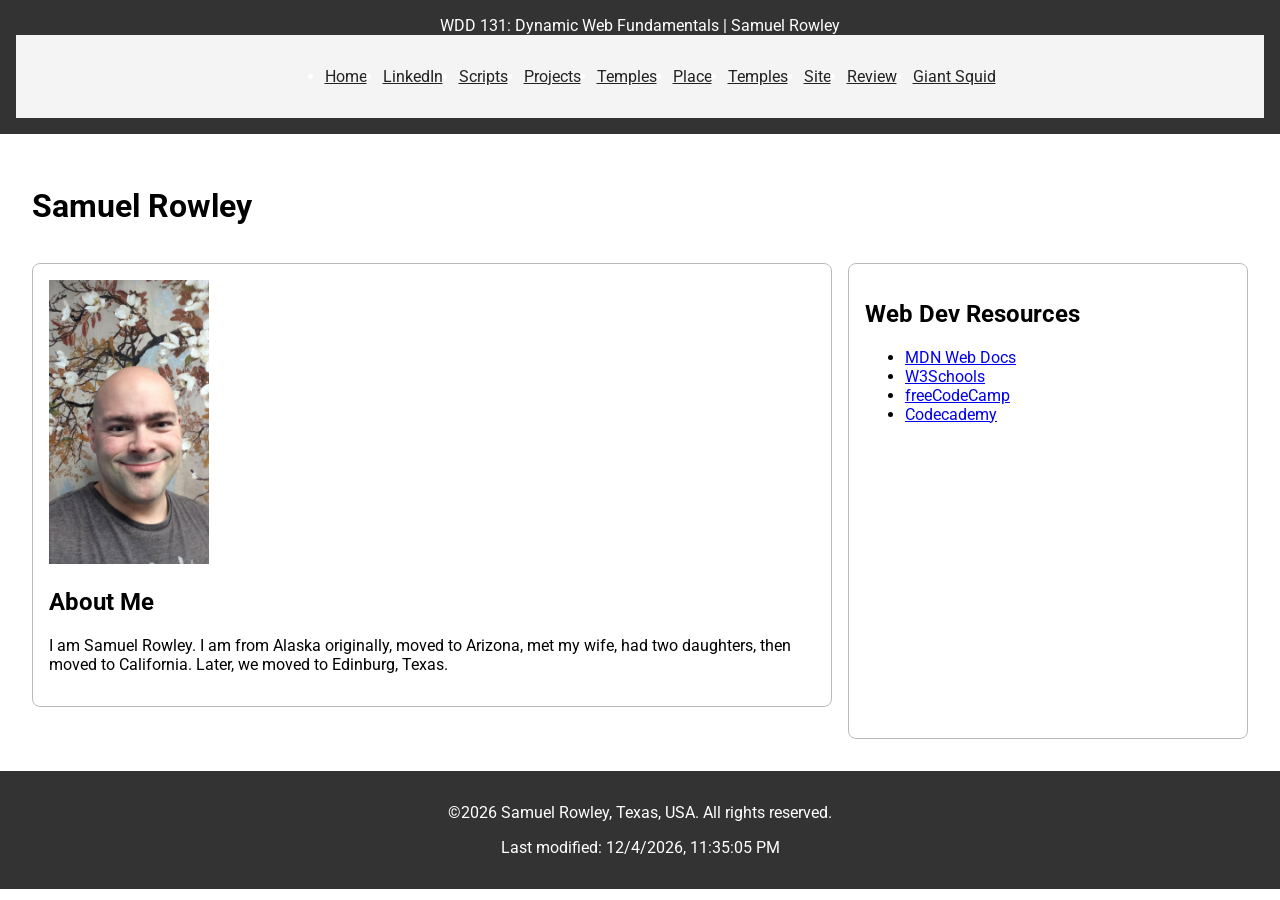
<file: index.html>
<!DOCTYPE html>
<html lang="en">
<head>
    <meta name="description" content="The WDD 131 assignment for BYU-Idaho's Web Development Fundamentals course. The fundamentals of web development, including HTML, CSS, and JavaScript.">
    <meta name="author" content="Samuel Rowley">
    <meta charset="UTF-8">
    <meta name="viewport" content="width=device-width, initial-scale=1.0">
    <link rel="preconnect" href="https://fonts.googleapis.com">
    <link rel="preconnect" href="https://fonts.gstatic.com" crossorigin>
    <link href="https://fonts.googleapis.com/css2?family=Roboto:wght@400;700&display=swap" rel="stylesheet">
    <title>WDD 131: Dynamic Web Fundamentals | Samuel Rowley</title>
    <link rel="stylesheet" href="styles/base.css">
    <script src="scripts/getdates.js" defer></script>
</head>


<body>
    <header>
         <span id="course-title">WDD 131: Dynamic Web Fundamentals | Samuel Rowley</span>
        <nav>           
            <ul>
                <li><a href="index.html">Home</a></li>
                <li><a href="https://www.linkedin.com/in/samuel-rowley/" target="_blank" rel="noopener noreferrer">LinkedIn</a></li>
                <li><a href="scripts.html">Scripts</a></li>
                <li><a href="projects.html">Projects</a></li>
                <li><a href="temples.html">Temples</a></li>
                <li><a href="place.html">Place</a></li>
                <li><a href="filtered-temples.html">Temples</a></li>
                <li><a href="project/siteplan.html">Site</a></li>
                <li><a href="form.html">Review</a></li>
                <li><a href="project/index.html">Giant Squid</a></li>
            </ul>
        </nav>
    </header>
    <main class="grid">
    <h1>Samuel Rowley</h1>

    <section class="card image-container">
        <img
            src="images/samrowley.jpg"
            alt="Samuel Rowley"
            class="profile-image"
        >

        <h2>About Me</h2>

        <p>
            I am Samuel Rowley. I am from Alaska originally, moved to Arizona,
            met my wife, had two daughters, then moved to California. Later,
            we moved to Edinburg, Texas.
        </p>
    </section>

    <section class="card text-container">
        <h2>Web Dev Resources</h2>

        <ul>
            <li>
                <a href="https://developer.mozilla.org/en-US/docs/Web/JavaScript"
                   target="_blank"
                   rel="noopener noreferrer">
                    MDN Web Docs
                </a>
            </li>

            <li>
                <a href="https://www.w3schools.com/"
                   target="_blank"
                   rel="noopener noreferrer">
                    W3Schools
                </a>
            </li>

            <li>
                <a href="https://www.freecodecamp.org/"
                   target="_blank"
                   rel="noopener noreferrer">
                    freeCodeCamp
                </a>
            </li>

            <li>
                <a href="https://www.codecademy.com/"
                   target="_blank"
                   rel="noopener noreferrer">
                    Codecademy
                </a>
            </li>
        </ul>
    </section>
</main>
    <footer>        
        <p>&copy;<span id="currentyear"></span> Samuel Rowley, Texas, USA. All rights reserved.</p>
        <p id="lastModified">        
        </p>
    </footer>
</body>
</html>
</file>
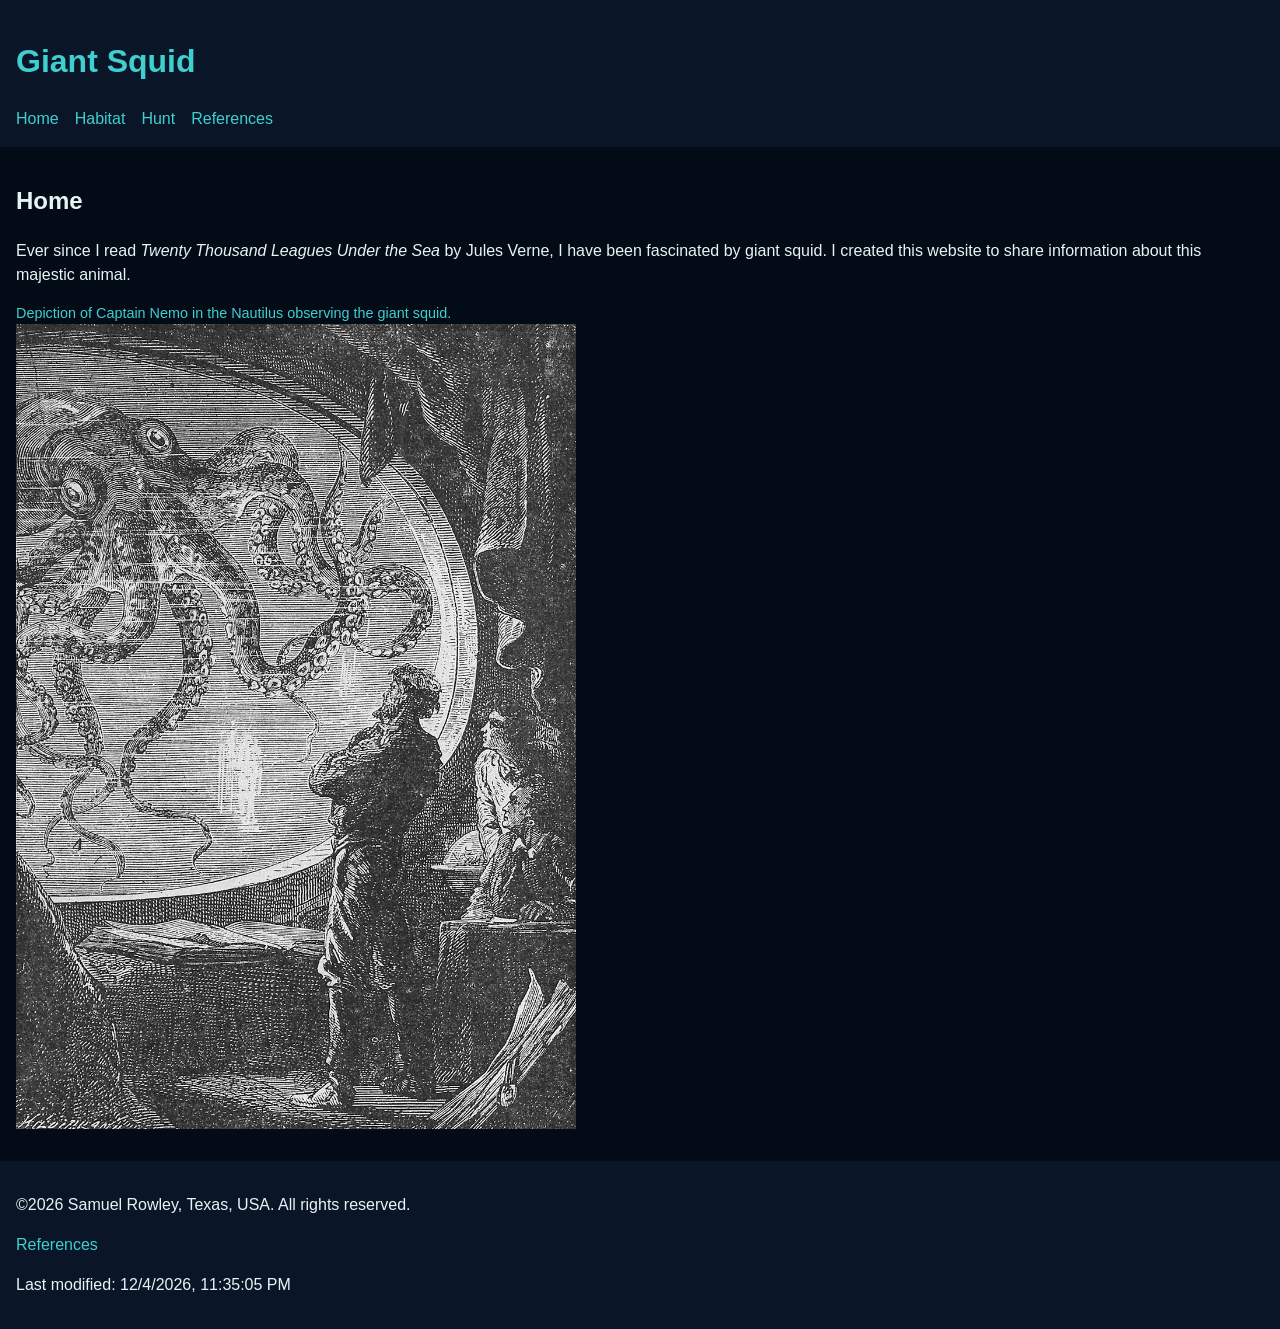
<file: project/index.html>
<!DOCTYPE html>
<html lang="en-us">

<head>
    <meta charset="UTF-8">
    <meta name="viewport" content="width=device-width, initial-scale=1.0">
    <meta name="description" content="Giant Squid; habitat, hunting and facts about Architeuthis dux">
    <meta name="author" content="Samuel Rowley">
    <title>Giant Squid | Home</title>
    <link rel="stylesheet" href="styles/site.css">
    <script src="scripts/site.js" defer></script>
</head>

<body>
    <header>
        <h1>Giant Squid</h1>
        <nav>
            <ul>
                <li><a href="index.html">Home</a></li>
                <li><a href="habitat.html">Habitat</a></li>
                <li><a href="hunt.html">Hunt</a></li>
                <li><a href="references.html">References</a></li>
            </ul>
        </nav>
    </header>
    <main>
        <h2>Home</h2>
        <p>Ever since I read <cite>Twenty Thousand Leagues Under the Sea</cite> by Jules Verne, I have been fascinated by giant squid. I created this website to share information about this majestic animal.</p>
        <figure>
            <figcaption>Depiction of Captain Nemo in the Nautilus observing the giant squid.</figcaption>
            <img src="images/Twenty_Thousand_Leagues_Under_the_Sea.jpg" alt="Depiction of Captain Nemo in the Nautilus observing the giant squid." width="560" loading="lazy">
        </figure>
    </main>
    <footer>
        <p>&copy;<span id="currentyear"></span> Samuel Rowley, Texas, USA. All rights reserved.</p>
        <p><a href="references.html">References</a></p>
        <p>Last modified: <span id="lastModified"></span></p>
    </footer>
</body>

</html>
</file>
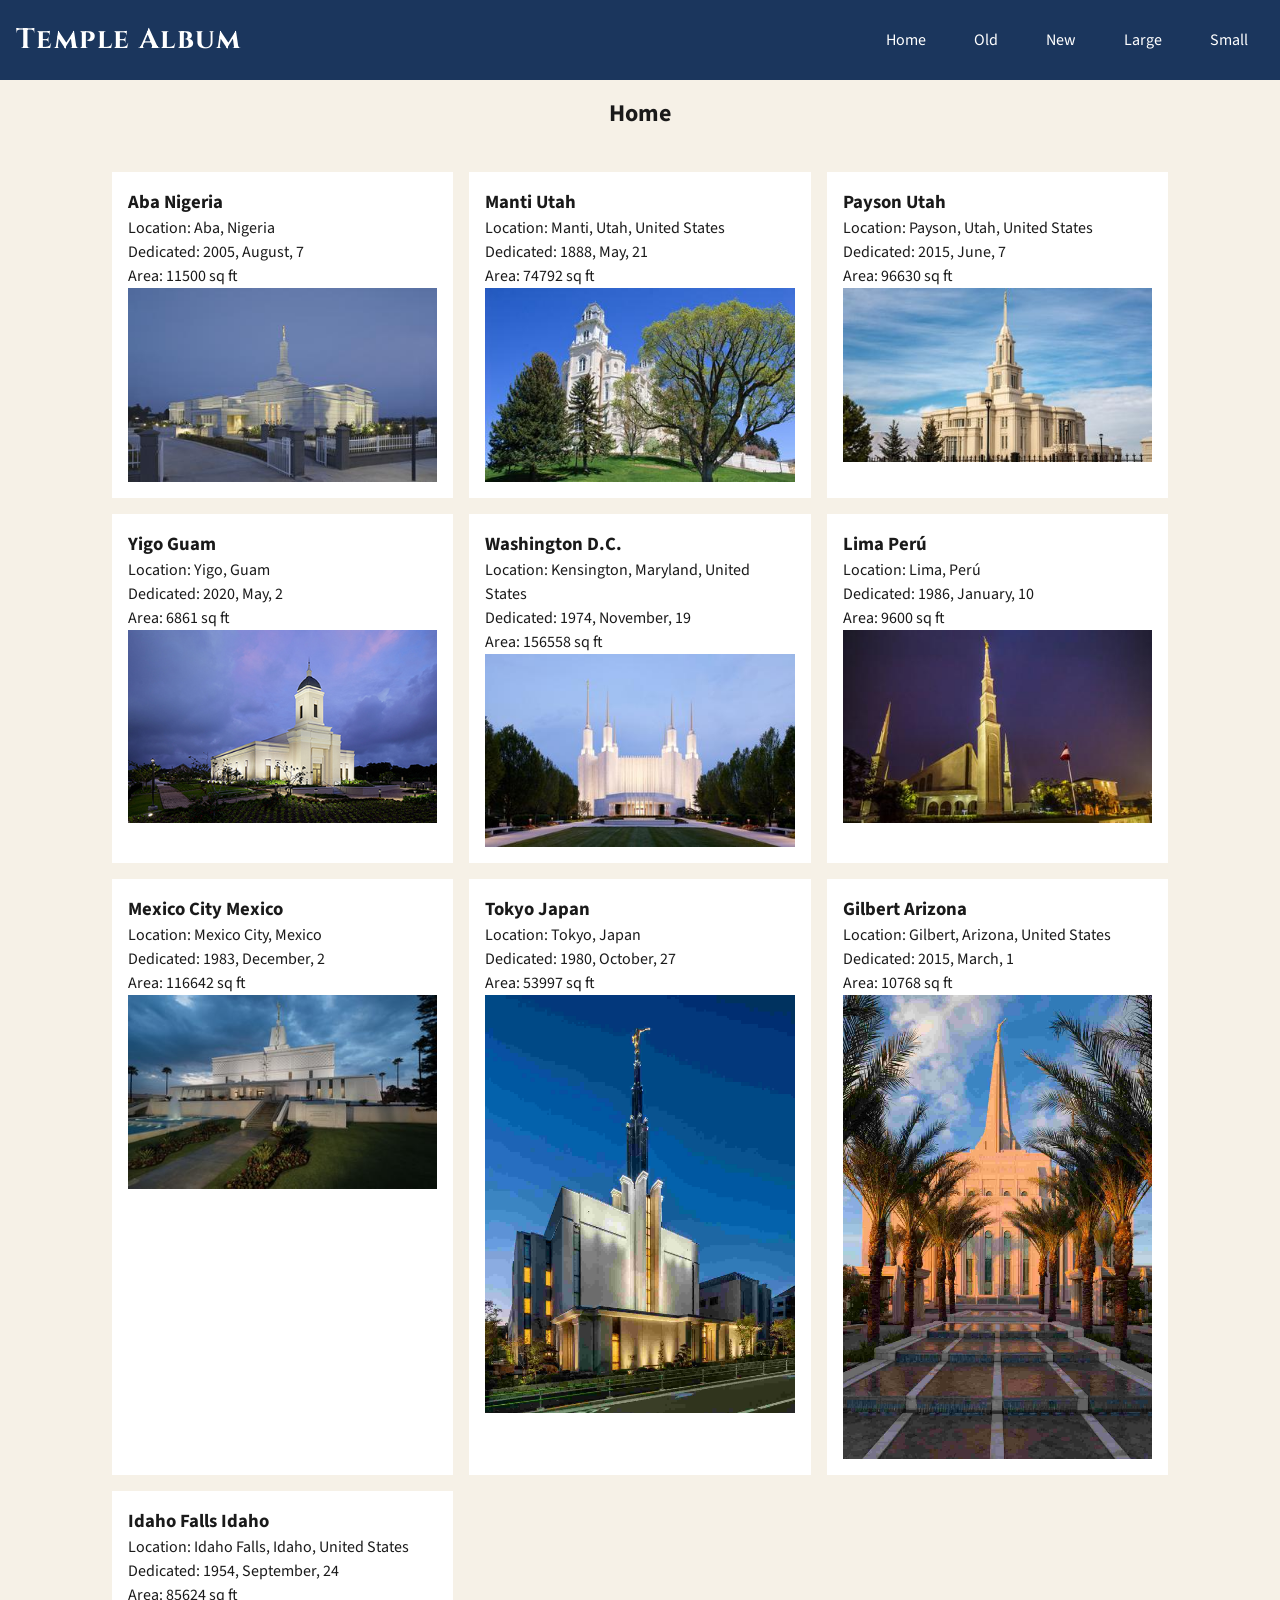
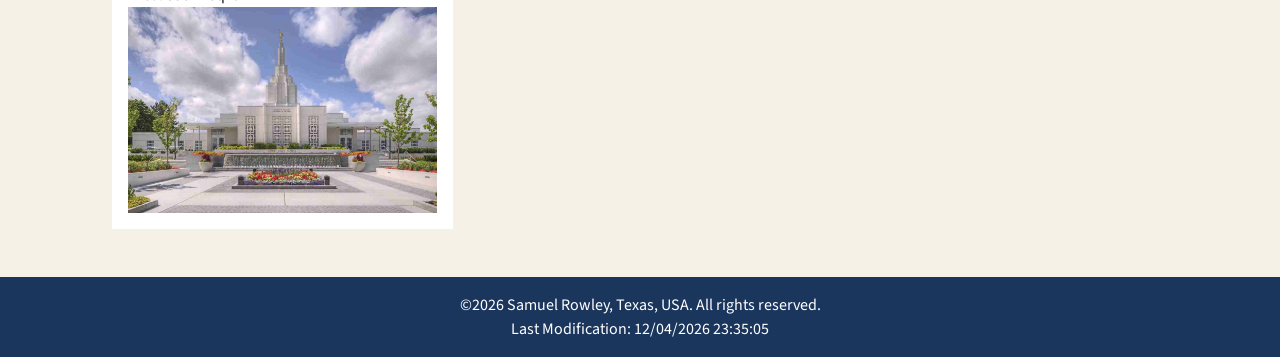
<file: filtered-temples.html>
<!DOCTYPE html>
<html lang="en-US">
<head>
    <meta charset="UTF-8">
    <meta name="viewport" content="width=device-width, initial-scale=1.0">
    <meta name="description" content="A collection of temples from around the world. Showing the beauty of the temples, to give glory to God.">
    <meta name="author" content="Samuel Rowley">
    <title>Temple Album</title>
    <link rel="preconnect" href="https://fonts.googleapis.com">
    <link rel="preconnect" href="https://fonts.gstatic.com" crossorigin>
    <link href="https://fonts.googleapis.com/css2?family=Cinzel:wght@600;700&family=Source+Sans+3:wght@400;600&display=swap" rel="stylesheet">
    <link rel="stylesheet" href="styles/filtered-temples.css">
    <link rel="stylesheet" href="styles/filtered-temples-large.css">
    <script src="scripts/filtered-temples.js" defer></script>
</head>

<body>
    <header>
        <h1>Temple Album</h1>
        <button id="menu" type="button" aria-label="open menu">&#9776;</button>
        <nav>
            <ul>
                <li><a href="temples.html">Home</a></li>
                <li><a href="#old">Old</a></li>
                <li><a href="#new">New</a></li>
                <li><a href="#large">Large</a></li>
                <li><a href="#small">Small</a></li>
            </ul>
        </nav>
    </header>
    <main>
        <h2   >Home</h2> 
         <div id="templeContainer"></div>
    </main>
    <footer>
        <p>&copy;<span id="currentyear"></span> Samuel Rowley, Texas, USA. All rights reserved.</p>
        <p>Last Modification: <span id="lastModified"></span></p>
    </footer>
</body>
</html>
</file>
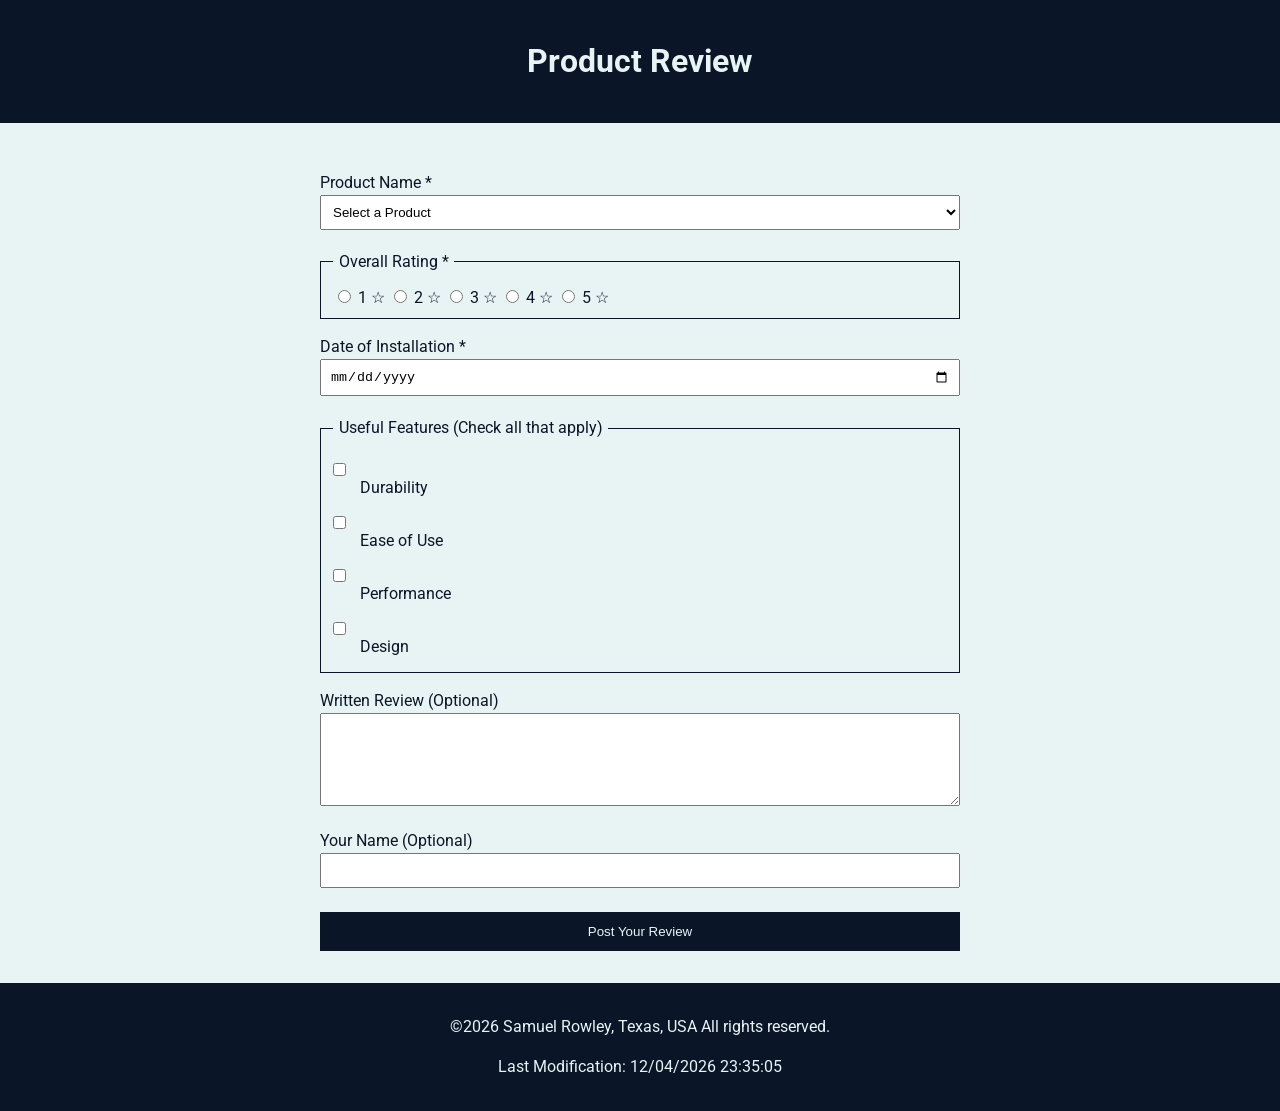
<file: form.html>
<!DOCTYPE html>
<html lang="en-us">
    <head>
        <meta charset="UTF-8">
        <meta name="viewport" content="width=device-width, initial-scale=1.0">
        <meta name="description" content="product review form for WDD 131. Building a product review form.">
        <meta name="author" content="Samuel Rowley">
        <title>Product Review</title>
        <link rel="stylesheet" href="styles/form.css">
        <link rel="preconnect" href="https://fonts.googleapis.com">
        <link rel="preconnect" href="https://fonts.gstatic.com" crossorigin>
        <link href="https://fonts.googleapis.com/css2?family=Roboto:wght@400;700&display=swap" rel="stylesheet">
        <script src="scripts/form.js" defer></script>
    </head>
    <body>
        <header>
            <h1>Product Review</h1>
        </header>
        <main>
            <form method="get" action="review.html">
                <label for="product">Product Name *</label>
                <select id="product" name="product" required>
                    <option value="" disabled selected>Select a Product</option>
                </select>
                <fieldset>
                    <legend>Overall Rating *</legend>
                    <input type="radio" id="rate1" name="rating" value="1" required>
                    <label for="rate1">1 ☆</label>
                    <input type="radio" id="rate2" name="rating" value="2" required>
                    <label for="rate2">2 ☆</label>
                    <input type="radio" id="rate3" name="rating" value="3" required>
                    <label for="rate3">3 ☆</label>
                    <input type="radio" id="rate4" name="rating" value="4" required>
                    <label for="rate4">4 ☆</label>
                    <input type="radio" id="rate5" name="rating" value="5" required>
                    <label for="rate5">5 ☆</label>
                </fieldset>
                <label for="installed">Date of Installation *</label>
                <input type="date" id="installed" name="installed" required>
                <fieldset>
                    <legend>Useful Features (Check all that apply)</legend>
                    <input type="checkbox" id="feat-durability" name="features" value="durability">
                    <label for="feat-durability">Durability</label>
                    <input type="checkbox" id="feat-ease" name="features" value="ease">
                    <label for="feat-ease">Ease of Use</label>
                    <input type="checkbox" id="feat-performance" name="features" value="performance">
                    <label for="feat-performance">Performance</label>
                    <input type="checkbox" id="feat-design" name="features" value="design">
                    <label for="feat-design">Design</label>
                </fieldset>
                <label for="review">Written Review (Optional)</label>
                <textarea id="review" name="review" rows="5"></textarea>

                <label for="username">Your Name (Optional)</label>
                <input type="text" id="username" name="username" autocomplete="name">
                <input type="submit" value="Post Your Review">
            </form>
        </main>
        <footer>
                <p>&copy;<span id="currentyear"></span> Samuel Rowley, Texas, USA All rights reserved.</p>
                <p>Last Modification: <span id="lastModified"></span></p>
           </footer>        
    </body>   
</html>
</file>
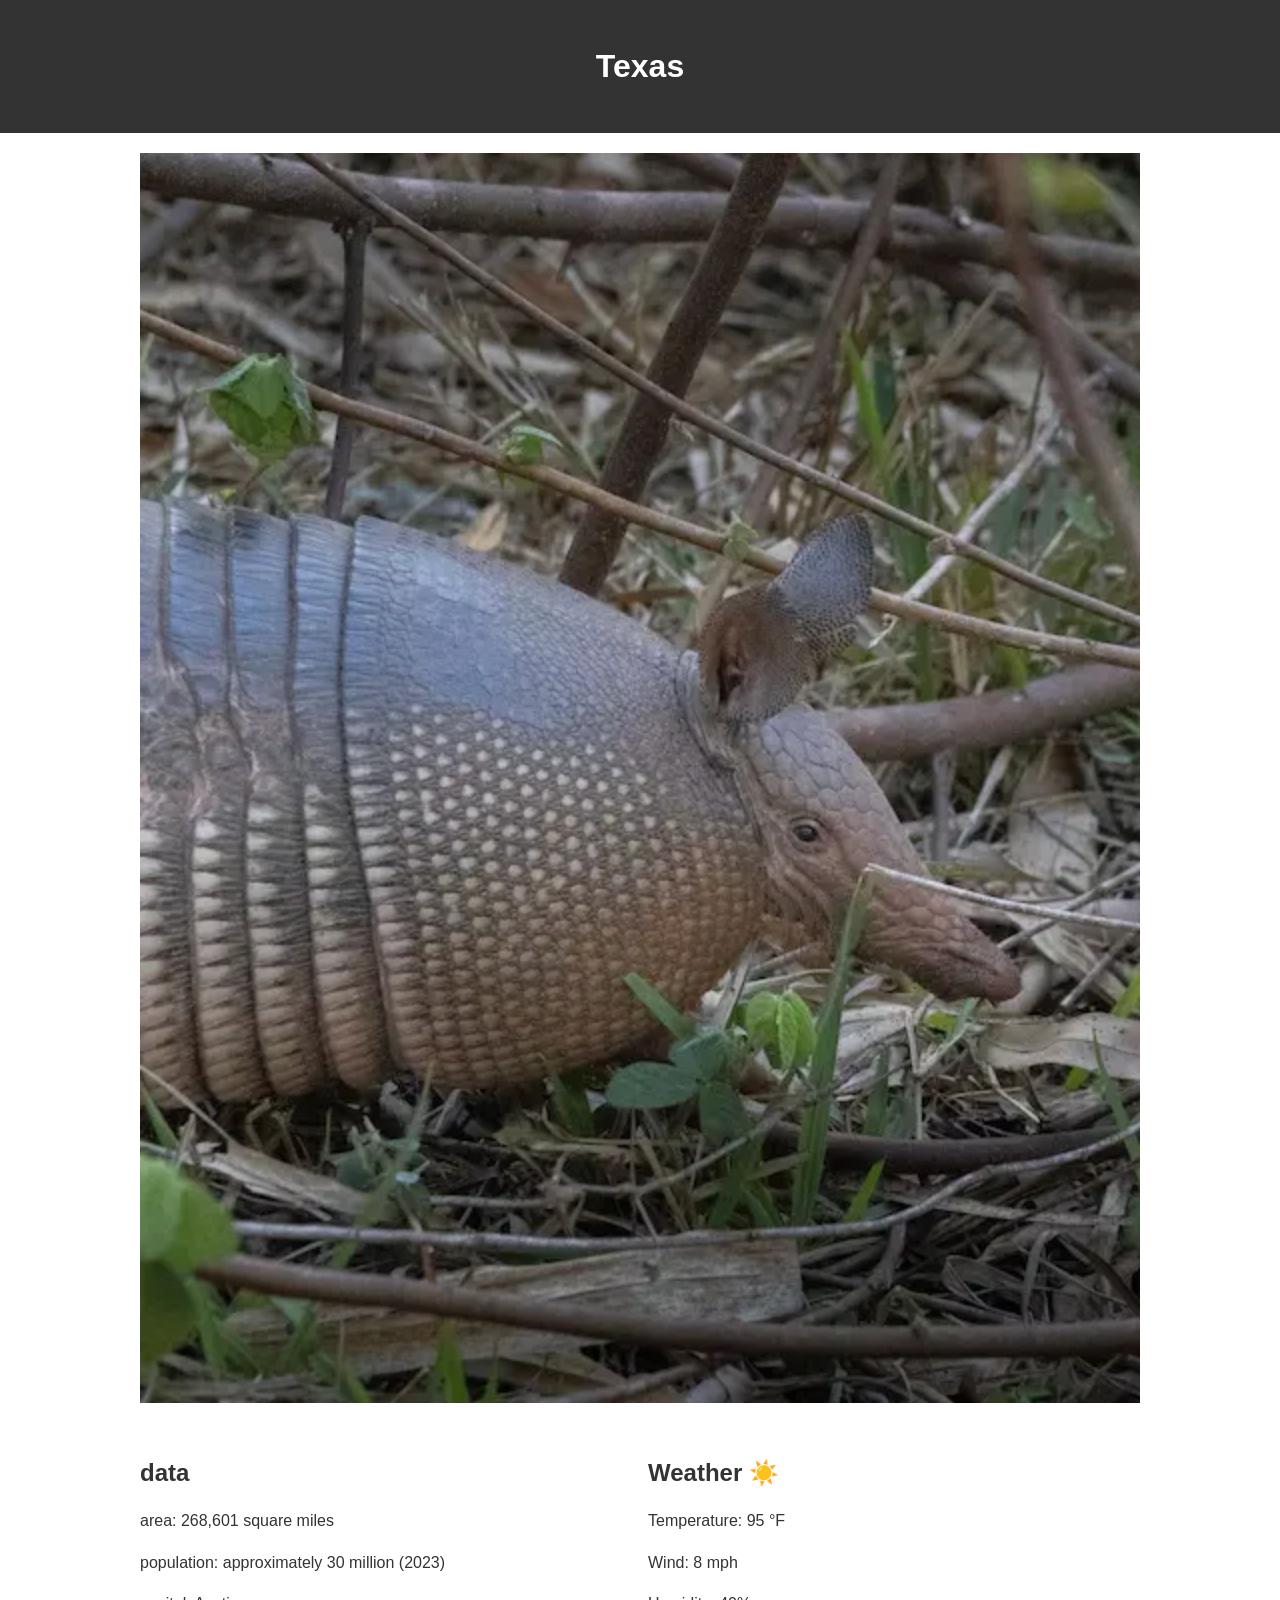
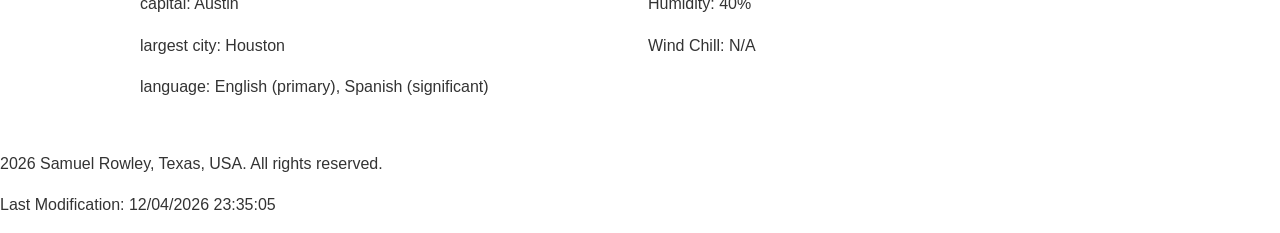
<file: place.html>
<!DOCTYPE html>
<html lang="en-US">
<head>
    <meta charset="utf-8">
    <meta name="viewport" content="width=device-width, initial-scale=1">
    <meta name="author" content="Samuel Rowley">
    <meta name="description" content="Texas is a State within the United States of America, statehood in 1845.">
    <title>Texas</title>
    <link rel="stylesheet" href="styles/places.css">
    <script src="scripts/place.js" defer></script>
</head>
<body>    
     <header>
        <h1>Texas</h1>
    </header>
        <main>
                <figure>
                    <picture>
                        <source srcset="images/texas_wildlife-large.webp" media="(min-width: 1000px)">
                        <img src="images/texas_wildlife.webp" alt="A nine-banded armadillo forages beneath low branches among grass, fallen leaves, and twigs on a wooded forest floor. The close view creates a quiet, natural mood." width="800" height="600">
                    </picture>
                </figure>
            <section>
                <h2>data</h2>
                    <p>area: 268,601 square miles</p>
                    <p>population: approximately 30 million (2023)</p>
                    <p>capital: Austin</p>
                    <p>largest city: Houston</p>
                    <p>language: English (primary), Spanish (significant)</p>
            </section>
            <section>
                <h2>Weather</h2>
                    <img src="images/weather.svg" alt="Partly cloudy" class="weather-icon" width="64" height="64">            
                    <p>Temperature: 95 °F</p>
                    <p>Wind: 8 mph</p>
                    <p>Humidity: 40%</p>
                    <p>Wind Chill: <span id="windchill"></span></p>
            </section>
        </main>
    <footer>
        <p><span id="currentyear"></span> Samuel Rowley, Texas, USA. All rights reserved.</p>
        <p>Last Modification: <span id="lastModified"></span></p>
    </footer>
</body>
</html>
</file>
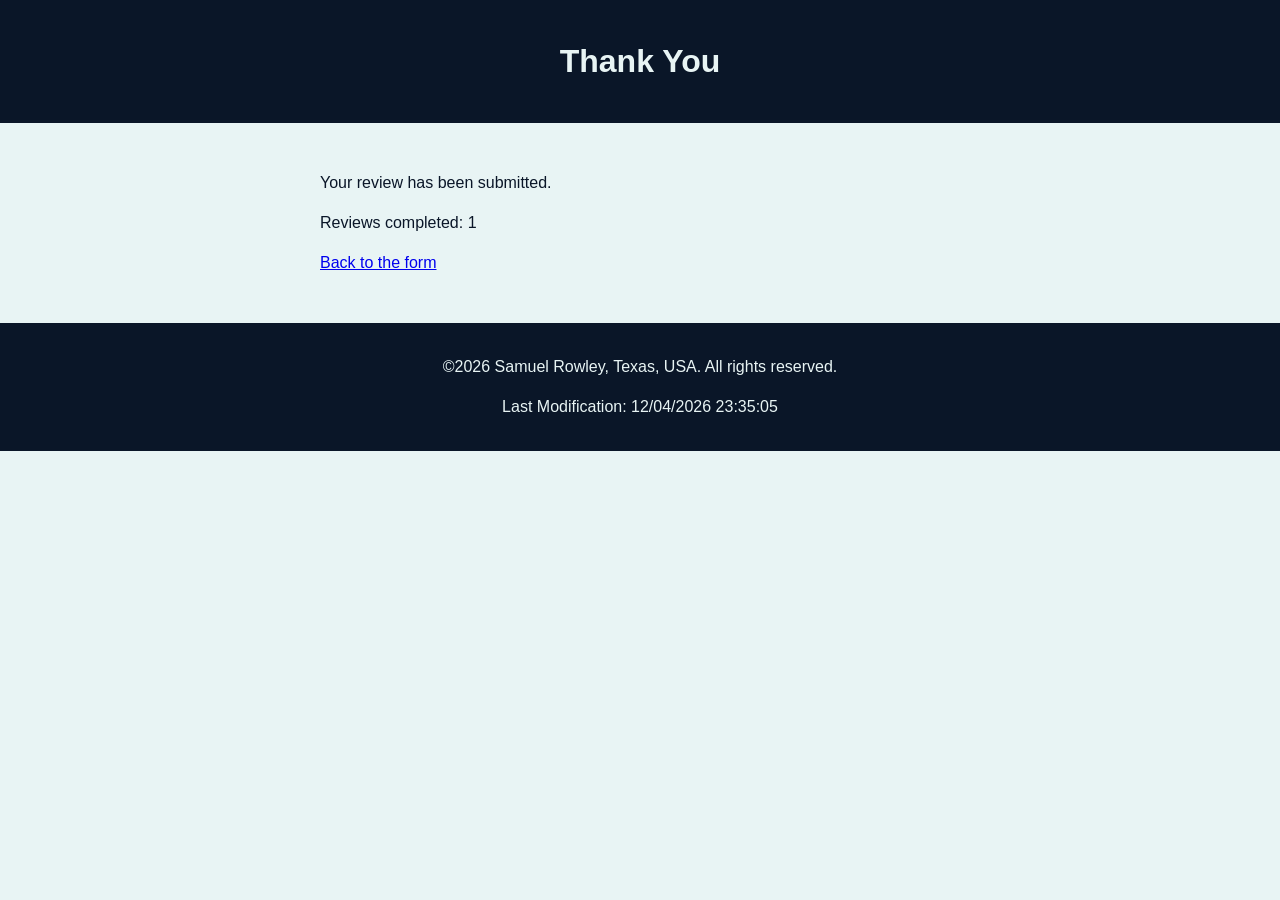
<file: review.html>
<!DOCTYPE html>
<html lang="en-us">
    <head>
    <meta charset="UTF-8">
    <meta name="viewport" content="width=device-width, initial-scale=1.0">
    <meta name="description" content="Thank you for submitting a product review.">
    <meta name="author" content="Samuel Rowley">
    <title>Review Confirmation</title>
    <link rel="stylesheet" href="styles/form.css">
    <script src="scripts/form.js" defer></script>
</head>
<body>
    <header>
        <h1>Thank You</h1>
    </header>
    <main>
        <p>Your review has been submitted.</p>
        <p>Reviews completed: <span id="reviewCount">0</span></p>
        <p><a href="form.html">Back to the form</a></p>
    </main>
    <footer>
        <p>&copy;<span id="currentyear"></span> Samuel Rowley, Texas, USA. All rights reserved.</p>
        <p>Last Modification: <span id="lastModified"></span></p>
    </footer>
</body>
</html>
</file>
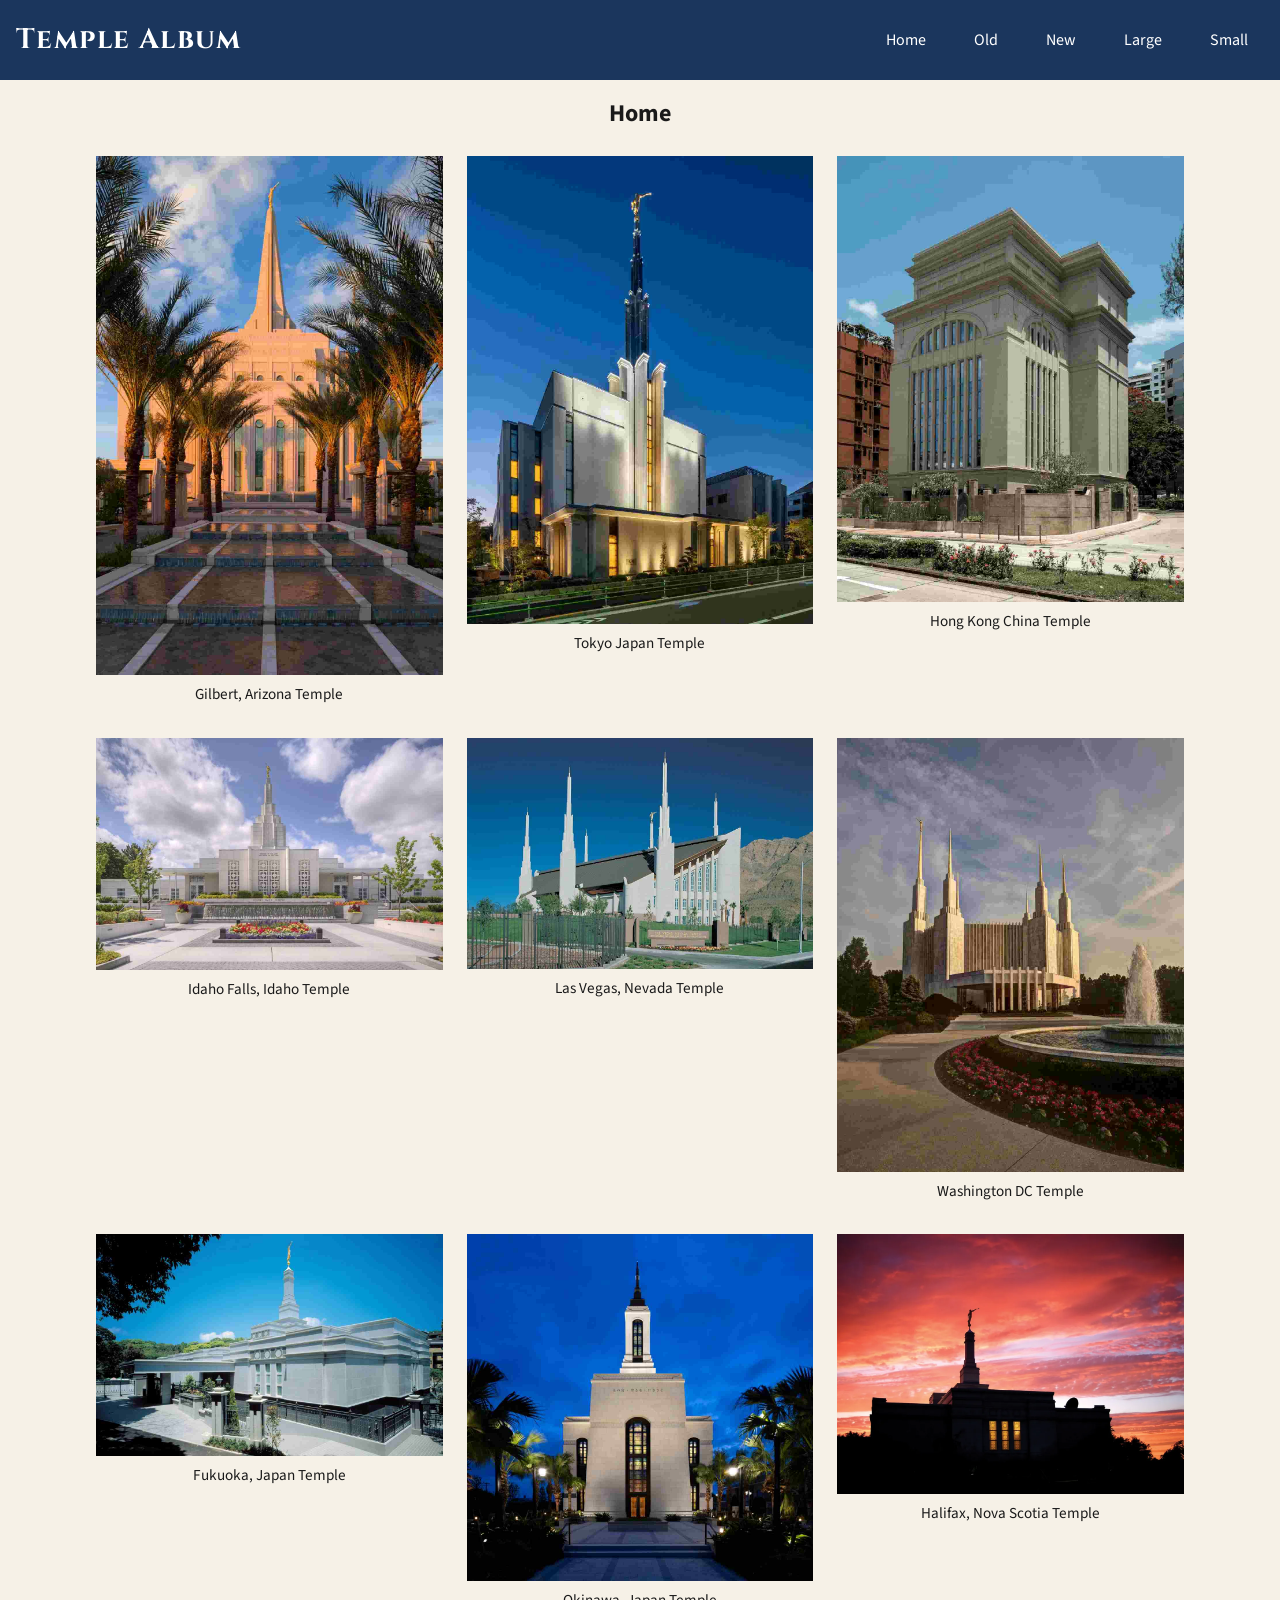
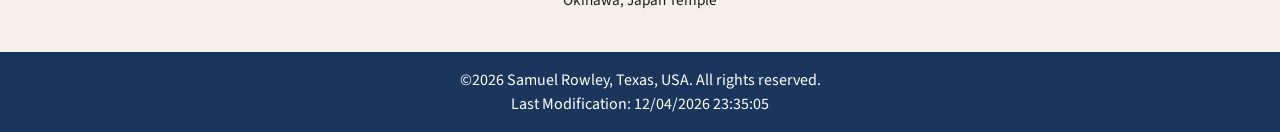
<file: temples.html>
<!DOCTYPE html>
<html lang="en-US">
<head>
    <meta charset="UTF-8">
    <meta name="viewport" content="width=device-width, initial-scale=1.0">
    <meta name="description" content="A collection of temples from around the world. Showing the beauty of the temples, to give glory to God.">
    <meta name="author" content="Samuel Rowley">
    <title>Temple Album</title>
    <link rel="preconnect" href="https://fonts.googleapis.com">
    <link rel="preconnect" href="https://fonts.gstatic.com" crossorigin>
    <link href="https://fonts.googleapis.com/css2?family=Cinzel:wght@600;700&family=Source+Sans+3:wght@400;600&display=swap" rel="stylesheet">
    <link rel="stylesheet" href="styles/temples.css">
    <link rel="stylesheet" href="styles/temples-large.css">
    <script src="scripts/temples.js" defer></script>
</head>

<body>
    <header>
        <h1>Temple Album</h1>
        <button id="menu" type="button" aria-label="open menu">&#9776;</button>
        <nav>
            <ul>
                <li><a href="temples.html">Home</a></li>
                <li><a href="#old">Old</a></li>
                <li><a href="#new">New</a></li>
                <li><a href="#large">Large</a></li>
                <li><a href="#small">Small</a></li>
            </ul>
        </nav>
    </header>
    <main>
        <h2   >Home</h2> 
        <figure>
            <img src="images/gilbert_az.jpg" alt="The House Of God" width="800" height="600">
                <figcaption>Gilbert, Arizona Temple</figcaption>
        </figure>
        <figure>
            <img src="images/tokyo_japan.jpg" alt="The House Of God" width="800" height="600">
                <figcaption>Tokyo Japan Temple</figcaption>
        </figure>
        <figure>
            <img src="images/hong_kong_china.jpg" alt="The House Of God" width="800" height="600">
                <figcaption>Hong Kong China Temple</figcaption>
        </figure>
        <figure>
            <img src="images/idaho_falls_id.jpg" alt="The House Of God" width="800" height="600">
                <figcaption>Idaho Falls, Idaho Temple</figcaption>
        </figure>
        <figure>
            <img src="images/las_vegas_nv.jpg" alt="The House Of God" width="800" height="600">
                <figcaption>Las Vegas, Nevada Temple</figcaption>
        </figure>
        <figure>
            <img src="images/washington_dc.jpg" alt="The House Of God" width="800" height="600">
                <figcaption>Washington DC Temple</figcaption>
        </figure>
        <figure>
            <img src="images/fukuoka_japan.jpg" alt="The House Of God" width="800" height="600">
                <figcaption>Fukuoka, Japan Temple</figcaption>
        </figure>
        <figure>
            <img src="images/okinawa_japan.jpg" alt="The House Of God" width="800" height="600">
                <figcaption>Okinawa, Japan Temple</figcaption>
        </figure>
        <figure>
            <img src="images/halifax_nova_scotia.jpeg" alt="The House Of God" width="800" height="600">
                <figcaption>Halifax, Nova Scotia Temple</figcaption>
        </figure>
        




    </main>
    <footer>
        <p>&copy;<span id="currentyear"></span> Samuel Rowley, Texas, USA. All rights reserved.</p>
        <p>Last Modification: <span id="lastModified"></span></p>
    </footer>
</body>
</html>
</file>
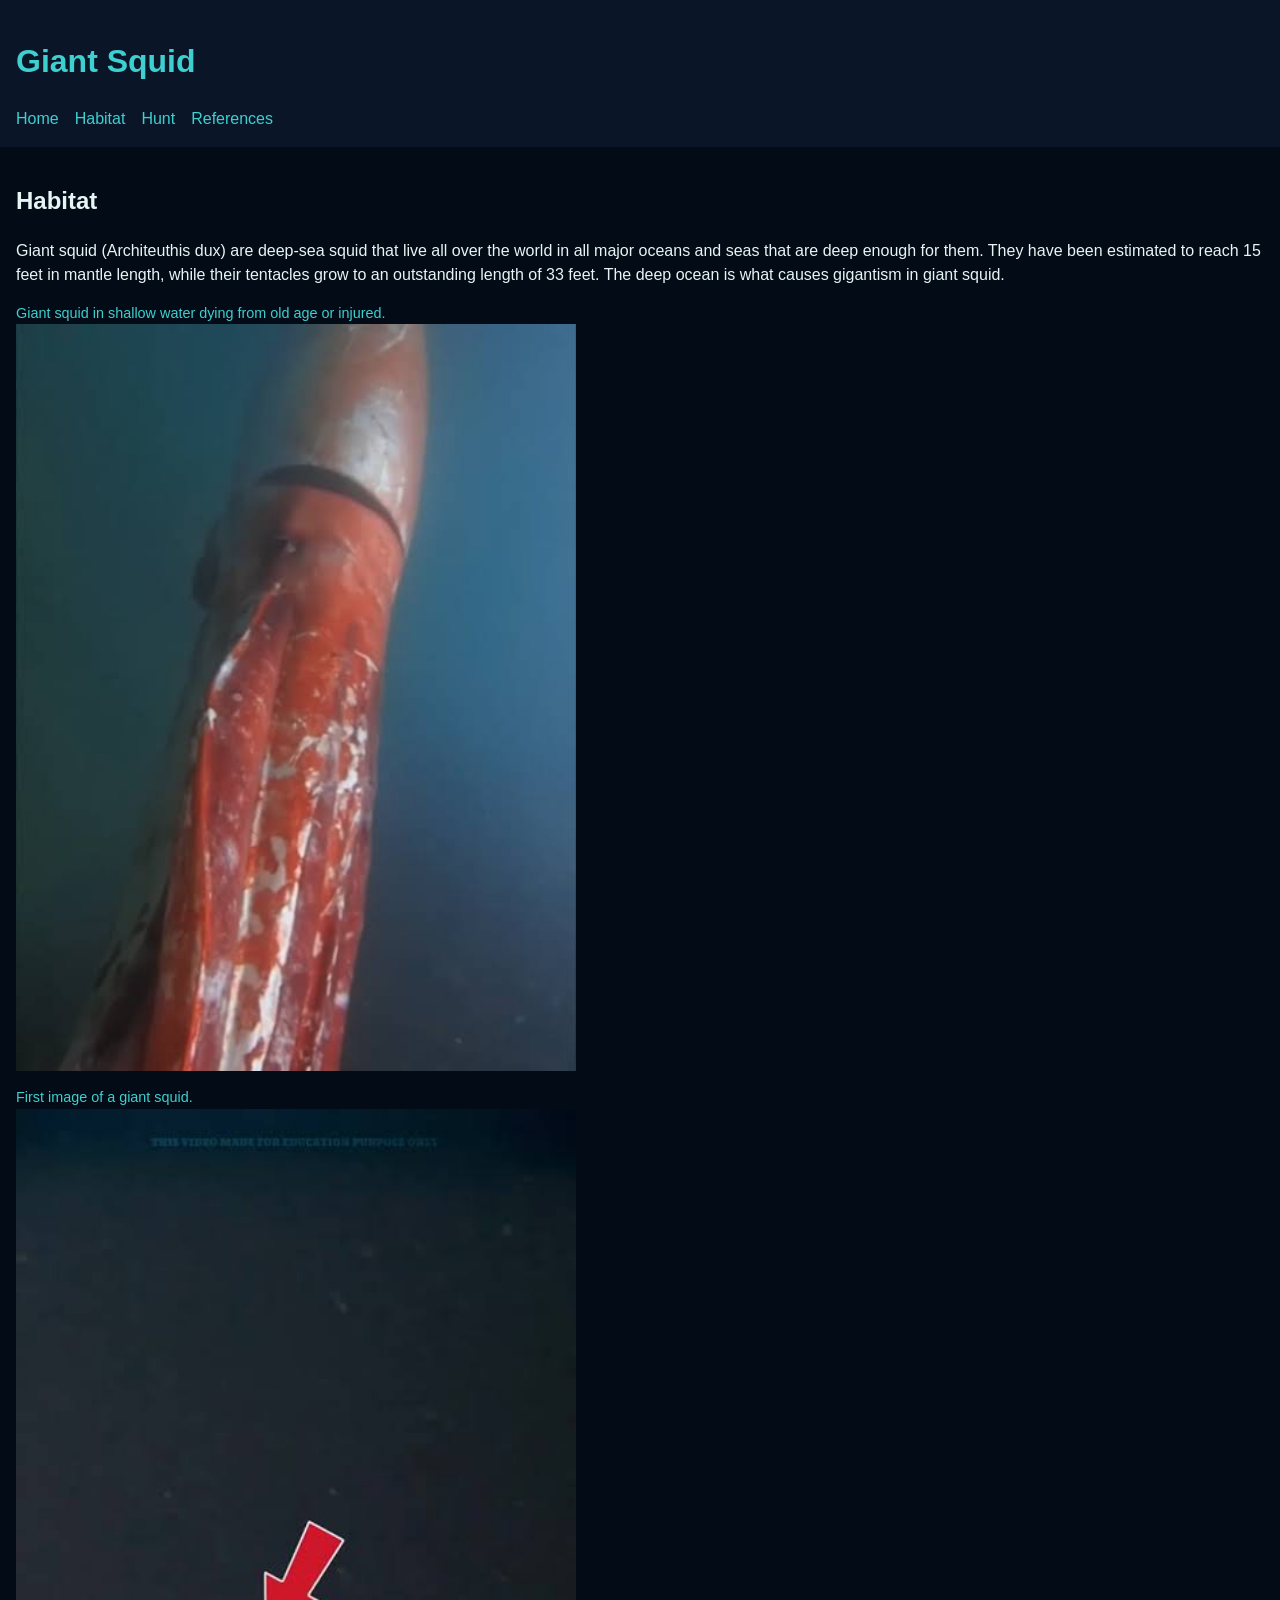
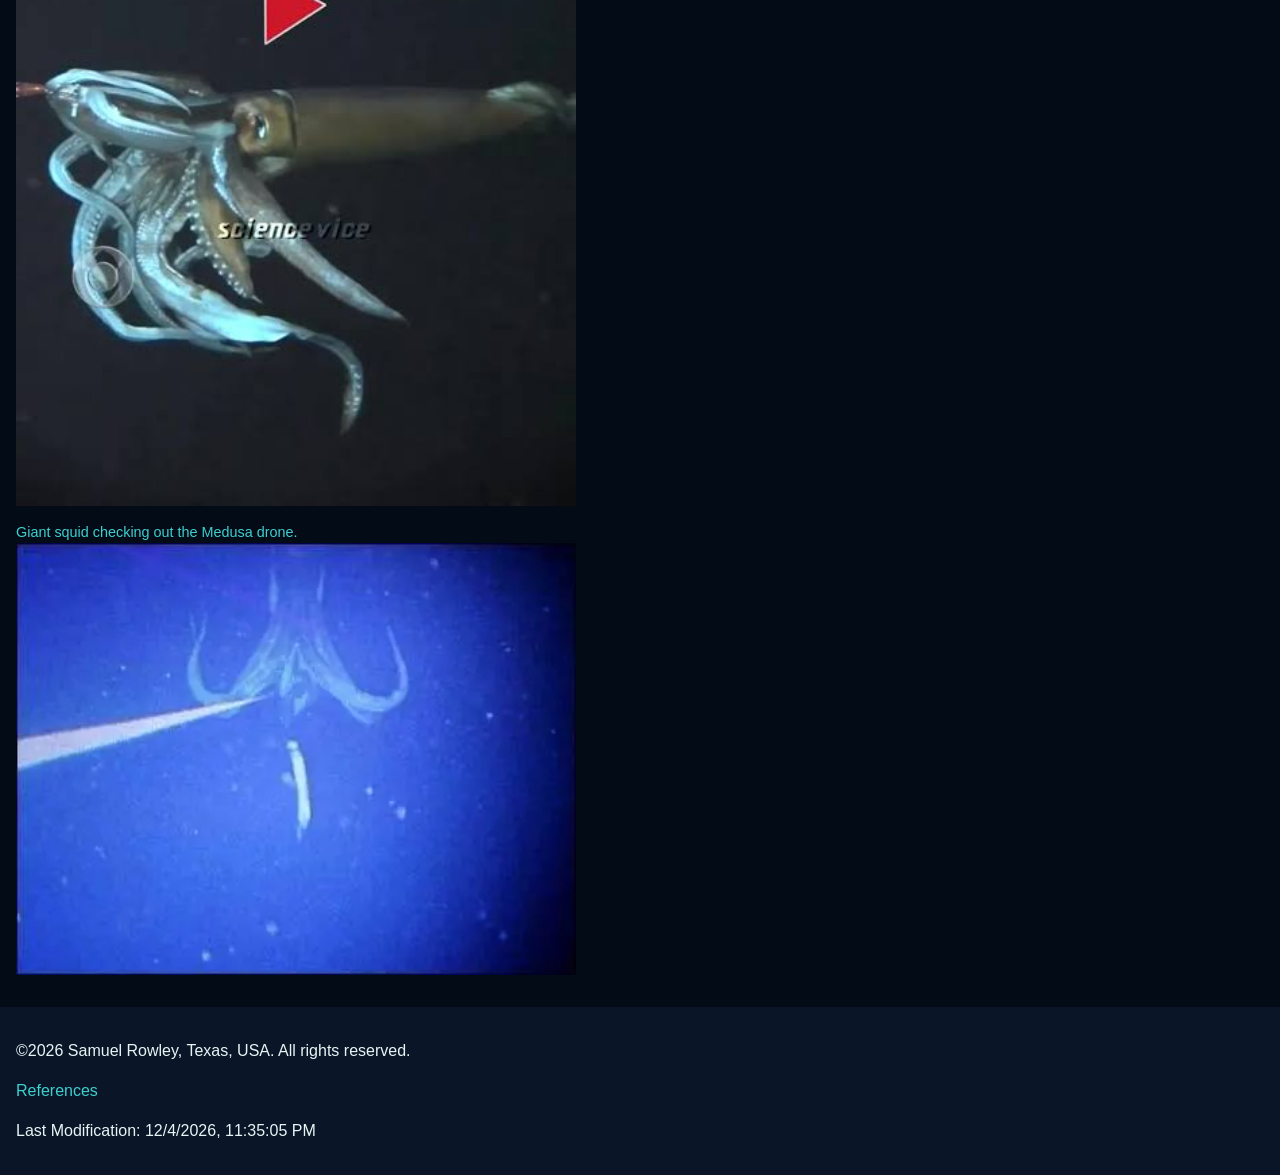
<file: project/habitat.html>
<!DOCTYPE html>
<html lang="en-us">

<head>
    <meta charset="UTF-8">
    <meta name="viewport" content="width=device-width, initial-scale=1.0">
    <meta name="description" content="Giant Squid; habitat, hunting and facts about Architeuthis dux">
    <meta name="author" content="Samuel Rowley">
    <title>Giant Squid | Habitat</title>
    <link rel="stylesheet" href="styles/site.css">
    <script src="scripts/site.js" defer></script>
</head>

<body>
    <header>
        <h1>Giant Squid</h1>
        <nav>
            <ul>
                <li><a href="index.html">Home</a></li>
                <li><a href="habitat.html">Habitat</a></li>
                <li><a href="hunt.html">Hunt</a></li>
                <li><a href="references.html">References</a></li>
            </ul>
        </nav>
    </header>
    <main>
        <h2>Habitat</h2>
        <p>Giant squid (Architeuthis dux) are deep-sea squid that live all over the world in all major oceans and seas that are deep enough for them. They have been estimated to reach 15 feet in mantle length, while their tentacles grow to an outstanding length of 33 feet. The deep ocean is what causes gigantism in giant squid.</p>
        <figure>
            <figcaption>Giant squid in shallow water dying from old age or injured.</figcaption>
            <img src="images/giant_squid.jpg" alt="Giant squid in shallow water dying from old age or injured." width="560" loading="lazy">
        </figure>
        <figure>
            <figcaption>First image of a giant squid.</figcaption>
            <img src="images/first_image_of_giant_squid.jpg" alt="First image of a giant squid." width="560" loading="lazy">
        </figure>
        <figure>
            <figcaption>Giant squid checking out the Medusa drone.</figcaption>
            <img src="images/giant_squid_medusa.jpg" alt="Giant squid checking out the Medusa drone." width="560" loading="lazy">
        </figure>
    </main>
    <footer>
        <p>&copy;<span id="currentyear"></span> Samuel Rowley, Texas, USA. All rights reserved.</p>
        <p><a href="references.html">References</a></p>
        <p>Last Modification: <span id="lastModified"></span></p>
    </footer>
</body>

</html>
</file>
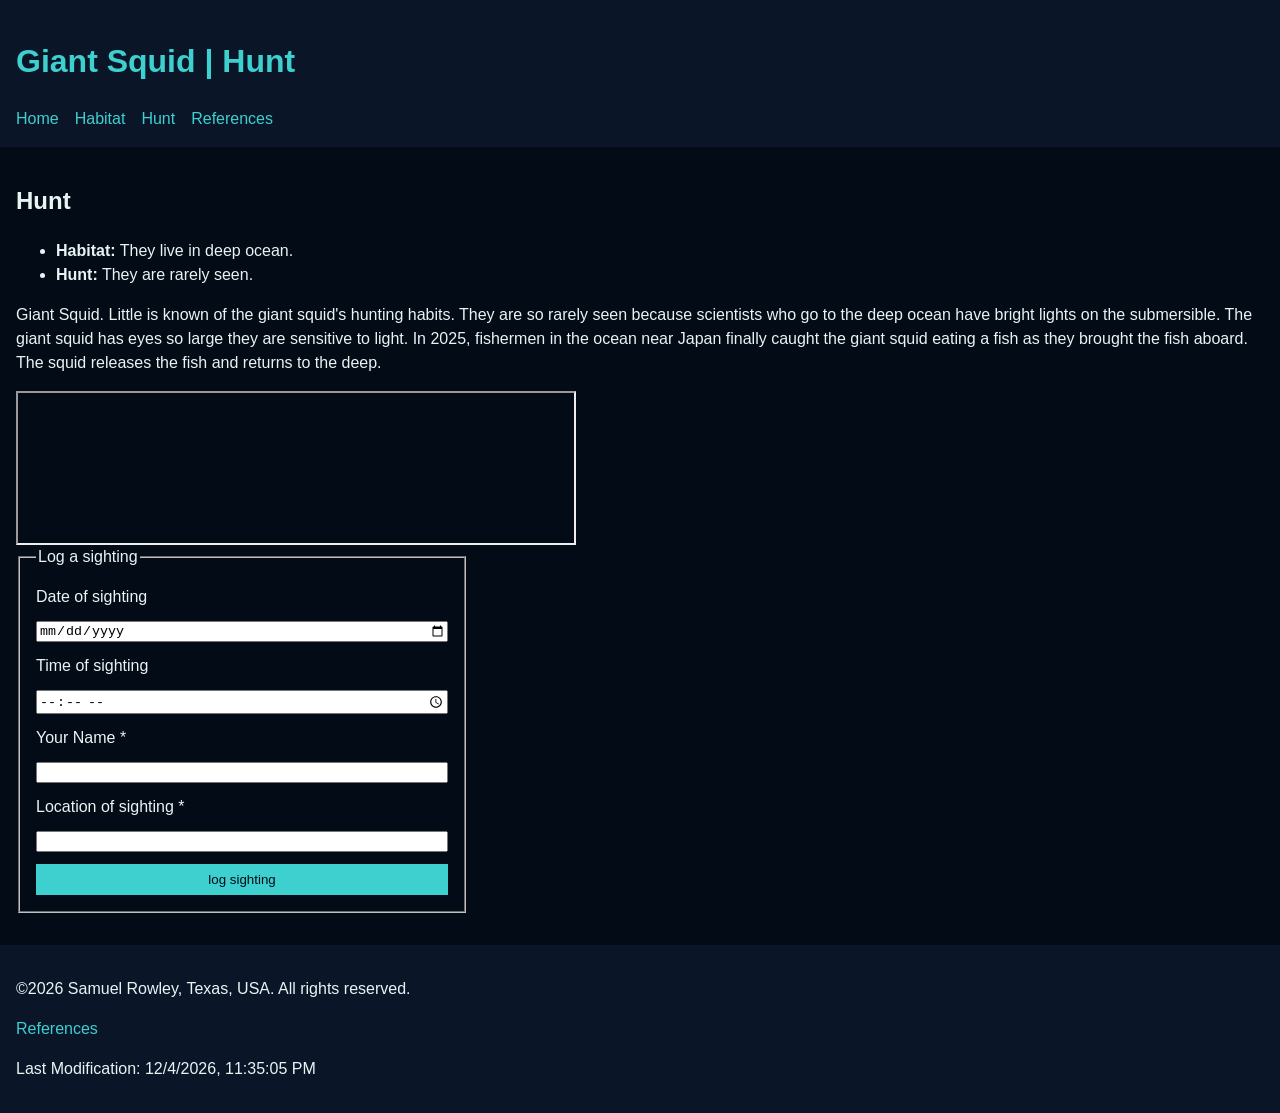
<file: project/hunt.html>
<!DOCTYPE html>
<html lang="en-us">

<head>
    <meta charset="UTF-8">
    <meta name="viewport" content="width=device-width, initial-scale=1.0">
    <meta name="description" content="Giant Squid; habitat, hunting and facts about Architeuthis dux">
    <meta name="author" content="Samuel Rowley">
    <title>Giant Squid</title>
    <link rel="stylesheet" href="styles/site.css">
    <script src="scripts/site.js" defer></script>
</head>

<body>
    <header>
        <h1>Giant Squid | Hunt</h1>
        <nav>
            <ul>
                <li><a href="index.html">Home</a></li>
                <li><a href="habitat.html">Habitat</a></li>
                <li><a href="hunt.html">Hunt</a></li>
                <li><a href="references.html">References</a></li>
            </ul>
        </nav>
    </header>
    <main>
        <h2>Hunt</h2>
        <ul id="fact-list"></ul>
        <p>Giant Squid. Little is known of the giant squid's hunting habits.
            They are so rarely seen because scientists who go to the deep ocean have bright lights on the submersible.
            The giant squid has eyes so large they are sensitive to light. In 2025, fishermen in the ocean near Japan finally
            caught the giant squid eating a fish as they brought the fish aboard.
            The squid releases the fish and returns to the deep.</p>
        <iframe src="https://www.youtube.com/embed/Q9xwU-NjLzE" title="Giant Squid filmed near Japan while hunting fish." width="560" height="315" allowfullscreen loading="lazy">
        </iframe>
        <form id="sighting-form">
            <fieldset>
                <legend>Log a sighting</legend>
                <label for="date">Date of sighting</label>
                <input type="date" id="date" name="date">
                <label for="time">Time of sighting</label>
                <input type="time" id="time" name="time">
                <label for="observer">Your Name *</label>
                <input type="text" id="observer" name="observer" required>
                <label for="place">Location of sighting *</label>
                <input type="text" id="place" name="place" required>
                <input type="submit" value="log sighting">
            </fieldset>
        </form>
        <p id="sighting-message"></p>
    </main>
    <footer>
        <p>&copy;<span id="currentyear"></span> Samuel Rowley, Texas, USA. All rights reserved.</p>
        <p><a href="references.html">References</a></p>
        <p>Last Modification: <span id="lastModified"></span></p>
    </footer>
</body>

</html>
</file>
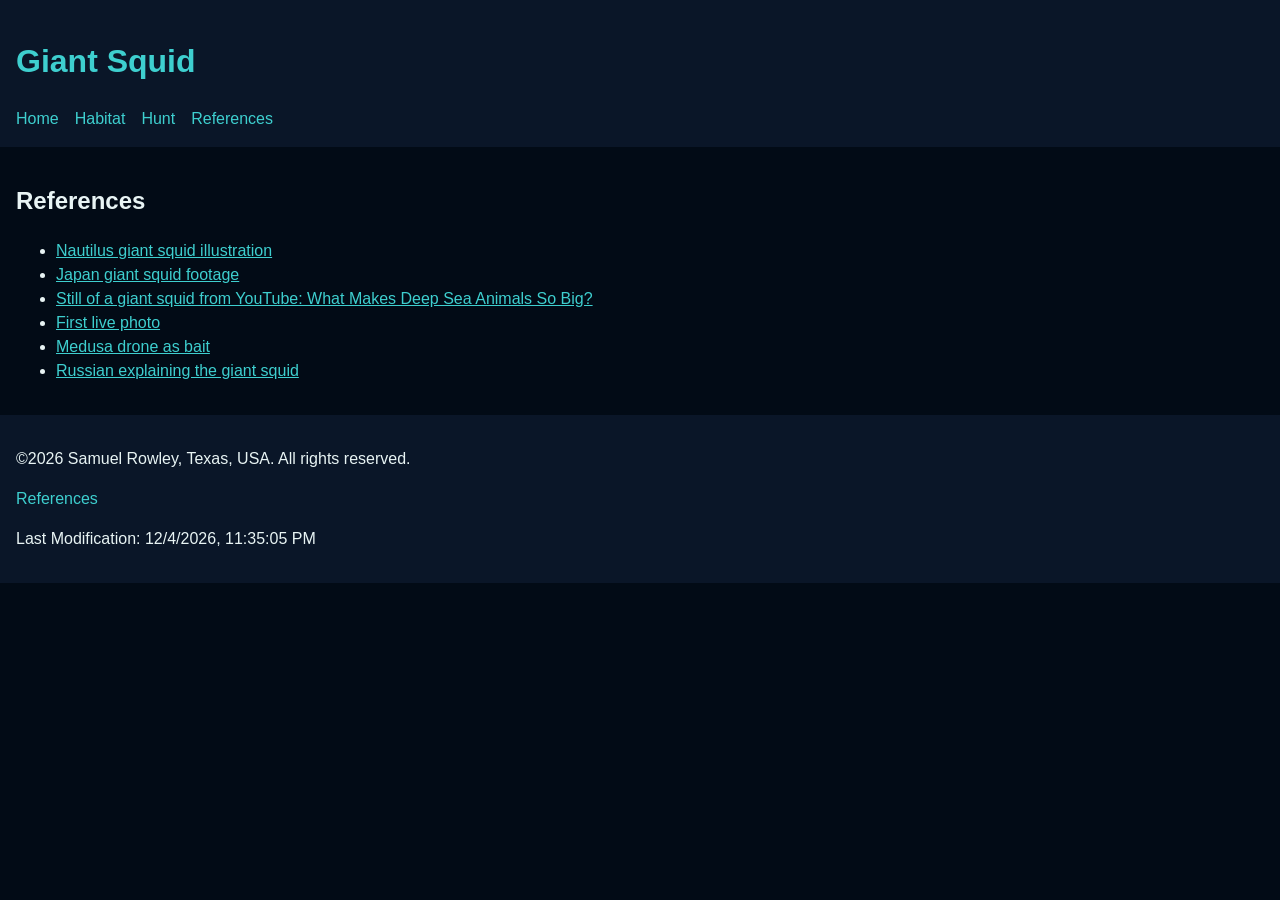
<file: project/references.html>
<!DOCTYPE html>
<html lang="en-us">

<head>
    <meta charset="UTF-8">
    <meta name="viewport" content="width=device-width, initial-scale=1.0">
    <meta name="description" content="Giant Squid; habitat, hunting and facts about Architeuthis dux">
    <meta name="author" content="Samuel Rowley">
    <title>Giant Squid | References</title>
    <link rel="stylesheet" href="styles/site.css">
    <script src="scripts/site.js" defer></script>
</head>

<body>
    <header>
        <h1>Giant Squid</h1>
        <nav>
            <ul>
                <li><a href="index.html">Home</a></li>
                <li><a href="habitat.html">Habitat</a></li>
                <li><a href="hunt.html">Hunt</a></li>
                <li><a href="references.html">References</a></li>
            </ul>
        </nav>
    </header>
    <main>
        <h2>References</h2>
        <ul>
            <li><a href="https://commons.wikimedia.org/wiki/File:20000_squid_Nautilus_viewbay.jpg">Nautilus giant squid illustration</a></li>
            <li><a href="https://www.youtube.com/watch?v=Q9xwU-NjLzE">Japan giant squid footage</a></li>
            <li><a href="https://youtube.com/shorts/CXxmPyPNzBE?si=L5yDIr1njZceO94a">Still of a giant squid from YouTube: What Makes Deep Sea Animals So Big?</a></li>
            <li><a href="https://ocean.si.edu/ocean-life/invertebrates/giant-squid-baited-camera">First live photo</a></li>
            <li><a href="https://oceanexplorer.noaa.gov/expedition-feature/19biolum-logs-jun20/">Medusa drone as bait</a></li>
            <li><a href="https://www.tiktok.com/@science_vice1/video/7646426135017868565?is_from_webapp=1&sender_device=pc">Russian explaining the giant squid</a></li>
        </ul>
    </main>
    <footer>
        <p>&copy;<span id="currentyear"></span> Samuel Rowley, Texas, USA. All rights reserved.</p>
        <p><a href="references.html">References</a></p>
        <p>Last Modification: <span id="lastModified"></span></p>
    </footer>
</body>

</html>
</file>
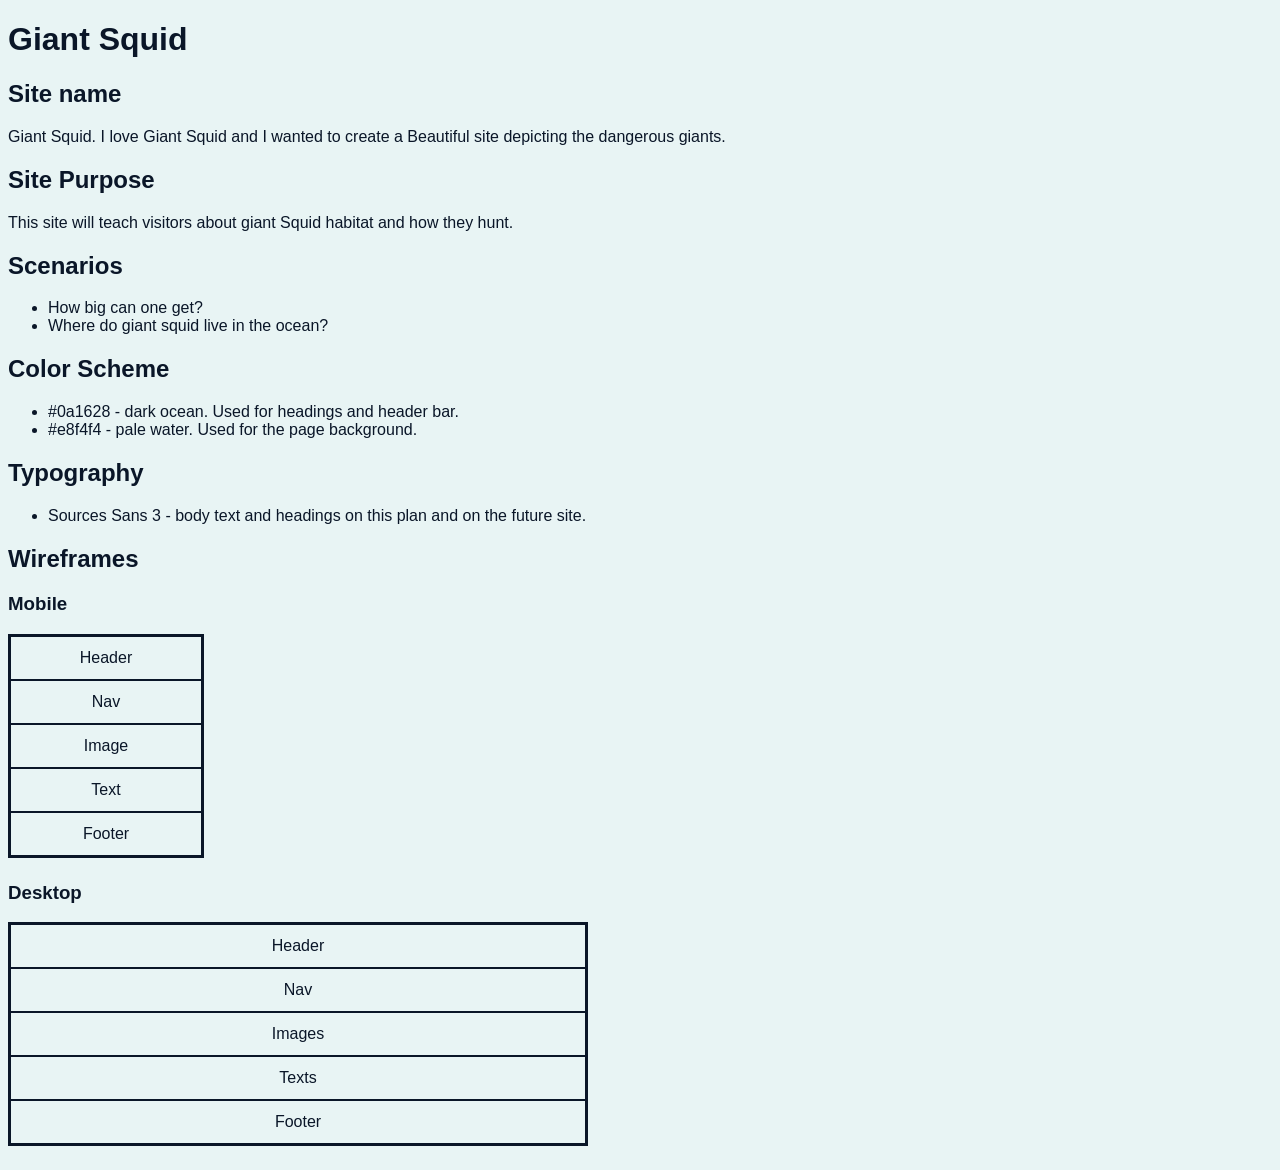
<file: project/siteplan.html>
<!DOCTYPE html>
<html lang="en-US">
<head>
    <meta charset="UTF-8">
    <meta name="viewport" content="width=device-width, initial-scale=1.0">
    <meta name="description" content="Site plan for Giant squid, an educational website about giant squid habitat and hunting.">
    <meta name="author" content="Samuel Rowley">
    <title>Giant Squid Site Plan</title>
    <link rel="stylesheet" href="styles/siteplan.css">
</head>
<body>
    <h1>Giant Squid</h1>
    <section>
        <h2>Site name</h2>
        <p>Giant Squid. I love Giant Squid and I wanted to create a Beautiful site depicting the dangerous giants.</p>
    </section>
    <section>
        <h2>Site Purpose</h2>
        <p>This site will teach visitors about giant Squid habitat and how they hunt. </p>
    </section>
    <section>
        <h2>Scenarios</h2>
        <ul>
            <li>How big can one get?</li>
            <li>Where do giant squid live in the ocean?</li>
        </ul>
    </section>
    <section>
        <h2>Color Scheme</h2>
        <ul>
            <li>#0a1628 - dark ocean. Used for headings and header bar.</li>
            <li>#e8f4f4 - pale water. Used for the page background.</li>
        </ul>
    </section>
    <section>
        <h2>Typography</h2>
        <ul>
            <li>Sources Sans 3 - body text and headings on this plan and on the future site.</li>
        </ul>
    </section>
    <section>
        <h2>Wireframes</h2>
        <h3>Mobile</h3>
        <div class="wireframe wire-mobile">
            <div>Header</div>
            <div>Nav</div>
            <div>Image</div>
            <div>Text</div>
            <div>Footer</div>
        </div>
        <h3>Desktop</h3>
        <div class="wireframe wire-desktop">
            <div>Header</div>
            <div>Nav</div>
            <div>Images</div>
            <div>Texts</div>
            <div>Footer</div>
        </div>
    </section>
</body>
</html>
</file>
<file: styles/base.css>
header {
    background-color: #333;
    color: white;
    padding: 1rem;
    text-align: center;
}
header h1 {
    margin: 0;
    font-size: 2rem;
}
nav {
    background-color: #f4f4f4;
    padding: 1rem;
    text-align: center;
}
body {
    font-family: 'Roboto', system-ui, -apple-system, BlinkMacSystemFont, 'Segoe UI', Oxygen, Ubuntu, Cantarell, 'Open Sans', 'Helvetica Neue', sans-serif;
    margin: 0;
    padding: 0;
}
main {
    padding: 2rem;
}
footer {
    background-color: #333;
    color: white;
    padding: 1rem;
    text-align: center;
}
.grid {
    display: grid;
    grid-template-columns: 2fr 1fr;
    gap: 1rem;
}

.grid h1 {
    grid-column: 1 / -1;
}
.flex {
    display: flex;
    justify-content: center;
    align-items: center;
}
.image-container {
    max-width: 100%;
    margin-bottom: 2rem;
}
.text-container ul {
    text-align: left;
}
nav a {
    color: #222;
}

nav a:hover {
    color: white;
    background-color: #333;
}
.profile-image {
    width: 160px;
    max-width: 100%;
    height: auto;
}
.card {
    border: 1px solid #bbb;
    border-radius: 8px;
    padding: 1rem;
    background-color: white;
}
nav ul {
    display: flex;
    justify-content: center;
    gap: 1rem;
}

@media screen and (max-width: 600px) {
    .grid {
        grid-template-columns: 1fr;
    }
}
</file>
<file: project/styles/site.css>
:root {
    --deep: #020b16;
    --water: #0a1628;
    --glow: #3ecfcf;
    --foam: #e8f4f4;
}

* {
    box-sizing: border-box;
}

body {
    margin: 0;
    font-family: Arial, sans-serif;
    background-color: var(--deep);
    color: var(--foam);
    line-height: 1.5;
}

header,
footer {
    background-color: var(--water);
    padding: 1rem;
}

nav a,
footer a {
    color: var(--glow);
    text-decoration: none;
}

h1 {
    color: var(--glow);
}

nav ul {
    list-style: none;
    display: flex;
    flex-wrap: wrap;
    gap: 1rem;
    padding: 0;
    margin: 0;
}

main {
    padding: 1rem;
}

img,
iframe {
    max-width: 100%;
    height: auto;
    display: block;
}

footer a {
    color: var(--glow);
}

fieldset {
    display: flex;
    flex-direction: column;
    gap: 0.75rem;
    max-width: 28rem;
    padding: 1rem;
}

input[type="submit"] {
    background-color: var(--glow);
    color: var(--deep);
    border: none;
    padding: 0.5rem 1rem;
    cursor: pointer;
}

main a {
    color: var(--glow);
}

figure {
    max-width: 36rem;
    margin: 1rem 0;
}

figcaption {
    color: var(--glow);
    font-size: 0.9rem;
}
</file>
<file: styles/filtered-temples.css>
* {
    margin: 0;
    padding: 0;
    box-sizing: border-box;
}

body {
    font-family: "Source Sans 3", Arial, sans-serif;
    background-color: #f6f1e7;
    color: #1a1a1a;
    line-height: 1.5;
}

img {
    max-width: 100%;
    height: auto;
    display: block;
}

header {
    background-color: #1b365d;
    color: #ffffff;
    padding: 1rem;
    display: flex;
    flex-wrap: wrap;
    justify-content: space-between;
    align-items: center;
}

h1 {
    font-size: 1.75rem;
    letter-spacing: 0.05em;
    font-family: Cinzel, serif;
}

#menu {
    font-size: 1.75rem;
    background: none;
    border: none;
    color: #ffffff;
    cursor: pointer;
}

nav {
    display: none;
}

nav.show {
    display: flex;
    flex-direction: column;
}

nav ul {
    display: flex;
    flex-direction: column;
    list-style: none;
    width: 100%;
}

nav a {
    display: block;
    color: #ffffff;
    text-decoration: none;
    padding: 0.75rem 1rem;
}

nav a:hover,
nav a:focus {
    color: #c4a35a;
    text-decoration: underline;
}

main {
    max-width: 40rem;
    margin: 0 auto;
    padding: 1rem;
    display: grid;
    grid-template-columns: 1fr;
    gap: 1.5rem;
}

h2 {
    text-align: center;
}

figure {
    margin: 0;
}

figcaption {
    padding: 0.5rem 0;
    text-align: center;
    font-size: 0.95rem;
}

footer {
    background-color: #1b365d;
    color: #ffffff;
    text-align: center;
    padding: 1rem;
    margin-top: 1rem;
}

#templeContainer {
    display: grid;
    grid-template-columns: 1fr;
    gap: 1rem;
    padding: 1rem;
}

.card {
    background: #fff;
    padding: 1rem;
}

.card img {
    width: 100%;
    height: auto;
    display: block;
}

@media (min-width: 800px) {
    #templeContainer {
        grid-template-columns: 1fr 1fr;
    }
}
</file>
<file: styles/filtered-temples-large.css>
@media screen and (min-width: 40rem) {
    #menu {
        display: none;
    }

    nav {
        display: flex;
    }

    nav ul {
        flex-direction: row;
        justify-content: flex-end;
        gap: 1rem;
    }

    main {
        max-width: 70rem;
        grid-template-columns: 1fr 1fr 1fr;
    }

    h2 {
        grid-column: 1 / -1;
    }
     #templeContainer {
        grid-column: 1 / -1;
        grid-template-columns: 1fr 1fr 1fr;
    }
}
</file>
<file: styles/form.css>
body {
    font-family: Roboto, Arial, sans-serif;
    color: #0a1628;
    background-color: #e8f4f4;
    margin: 0;
    line-height: 1.5;
}

header,
footer {
    background-color: #0a1628;
    color: #e8f4f4;
    text-align: center;
    padding: 1rem;
}

main {
    max-width: 40rem;
    margin: 1rem auto;
    padding: 1rem;
}

form > label {
    display: block;
    margin-top: 1rem;
}

input[type=text],
input[type=date],
select,
textarea {
    width: 100%;
    padding: 0.5rem;
    box-sizing: border-box;
}

fieldset {
    margin: 1.25rem 0 0;
    padding: 0.75rem 0.75rem 0.5rem;
    border: 1px solid #0a1628;
}

legend {
    padding: 0 0.35rem;
    background-color: #e8f4f4;
}

fieldset input[type="checkbox"] {
    display: block;
    margin: 0.65rem 0 0;
}

fieldset input[type="checkbox"] + label {
    display: inline-block;
    margin: -1.45rem 0 0.35rem 1.7rem;
}
input[type="submit"] {
    display: block;
    width: 100%;
    margin-top: 1.5rem;
    padding: 0.75rem 1.5rem;
    color: #e8f4f4;
    background-color: #0a1628;
    border: none;
    cursor: pointer;
}

input[type="submit"]:hover,
input[type="submit"]:focus {
    text-decoration: underline;
}

@media (min-width: 40rem) {
    main {
        max-width: 40rem;
    }
}
</file>
<file: styles/places.css>
:root {
    --primary-color: #333;
    --secondary-color: #f2f2f2;
    --accent-color: #007bff;
    --font-family: Arial, sans-serif;
    --font-size: 16px;
    --line-height: 1.6;
}

header {
    background-color: var(--primary-color);
    color: #fff;
    padding: 20px;
    text-align: center;
}
body {
    font-family: var(--font-family);
    line-height: var(--line-height);
    color: var(--primary-color);
    margin: 0;
    padding: 0;
}
nav {
    background-color: var(--primary-color);
    color: #fff;
    padding: 10px;
}

nav a {
    color: #fff;
    text-decoration: none;
    margin-right: 10px;
}

nav a:hover {
    text-decoration: underline;
}

nav ul {
    list-style-type: none;
    margin: 0;
    padding: 0;
}

main {
    padding: 20px;
}

h1 {
    font-size: 32px;
    margin-bottom: 20px;
}

h2 {
    font-size: 24px;
    margin-bottom: 15px;
}

p {
    margin-bottom: 15px;
}

img {
    max-width: 100%;
    height: auto;
    margin-bottom: 15px;
}

img:hover {
    transform: scale(1.05);
    transition: transform 0.3s ease;
}
img:focus {
    outline: 2px solid #333;
}

figcaption {
    font-size: 14px;
    color: #666;
    text-align: center;
    margin-top: 5px;
}

figure {
    margin: auto;
}
@media (min-width: 1000px) {
    main {
        display: grid;
        grid-template-columns: 1fr 1fr;
        gap: 1rem;
        max-width: 1000px;
        margin: 0 auto;
    }

   figure {
        grid-column: 1 / -1;
        width: 100%;
        margin: 0;
    }

    picture,
    figure img {
        width: 100%;
        display: block;
    }

    .weather-icon {
        display: none;
    }

    section:last-of-type h2::after {
        content: " ☀️";
    }
}
</file>
<file: styles/temples.css>
* {
    margin: 0;
    padding: 0;
    box-sizing: border-box;
}

body {
    font-family: "Source Sans 3", Arial, sans-serif;
    background-color: #f6f1e7;
    color: #1a1a1a;
    line-height: 1.5;
}

img {
    max-width: 100%;
    height: auto;
    display: block;
}

header {
    background-color: #1b365d;
    color: #ffffff;
    padding: 1rem;
    display: flex;
    flex-wrap: wrap;
    justify-content: space-between;
    align-items: center;
}

h1 {
    font-size: 1.75rem;
    letter-spacing: 0.05em;
    font-family: Cinzel, serif;
}

#menu {
    font-size: 1.75rem;
    background: none;
    border: none;
    color: #ffffff;
    cursor: pointer;
}

nav {
    display: none;
}

nav.show {
    display: flex;
    flex-direction: column;
}

nav ul {
    display: flex;
    flex-direction: column;
    list-style: none;
    width: 100%;
}

nav a {
    display: block;
    color: #ffffff;
    text-decoration: none;
    padding: 0.75rem 1rem;
}

nav a:hover,
nav a:focus {
    color: #c4a35a;
    text-decoration: underline;
}

main {
    max-width: 40rem;
    margin: 0 auto;
    padding: 1rem;
    display: grid;
    grid-template-columns: 1fr;
    gap: 1.5rem;
}

h2 {
    text-align: center;
}

figure {
    margin: 0;
}

figcaption {
    padding: 0.5rem 0;
    text-align: center;
    font-size: 0.95rem;
}

footer {
    background-color: #1b365d;
    color: #ffffff;
    text-align: center;
    padding: 1rem;
    margin-top: 1rem;
}
</file>
<file: styles/temples-large.css>
@media screen and (min-width: 40rem) {
    #menu {
        display: none;
    }

    nav {
        display: flex;
    }

    nav ul {
        flex-direction: row;
        justify-content: flex-end;
        gap: 1rem;
    }

    main {
        max-width: 70rem;
        grid-template-columns: 1fr 1fr 1fr;
    }

        h2 {
        grid-column: 1 / -1;
    }
    
}
#templeContainer {
    grid-column: 1 / -1;
    display: grid;
    grid-template-columns: 1fr;
    gap: 1rem;
    padding: 1rem;
}

.card {
    background: #fff;
    padding: 1rem;
}

.card img {
    width: 100%;
    height: auto;
    display: block;
}

@media (min-width: 800px) {
    #templeContainer {
        grid-template-columns: 1fr 1fr;
    }
}
.card {
    background: #fff;
    padding: 1rem;
}

.card img {
    width: 100%;
    height: auto;
    display: block;
}

@media (min-width: 800px) {
    #templeContainer {
        grid-template-columns: 1fr 1fr;
    }
}
</file>
<file: project/styles/siteplan.css>
body {
    background-color: #e8f4f4;
    color: #0a1628;
    font-family: "source Sans 3", Arial, sans-serif;
}

h1,
h2 {
    color: #0a1628;
}

.wireframe {
    border: 2px solid #0a1628;
    margin-bottom: 1.5rem;
}

.wireframe div {
    border: 1px solid #0a1628;
    padding: 0.75rem;
    text-align: center;
}

.wire-mobile {
    max-width: 12rem;
}

.wire-desktop {
    max-width: 36rem;
}
</file>
